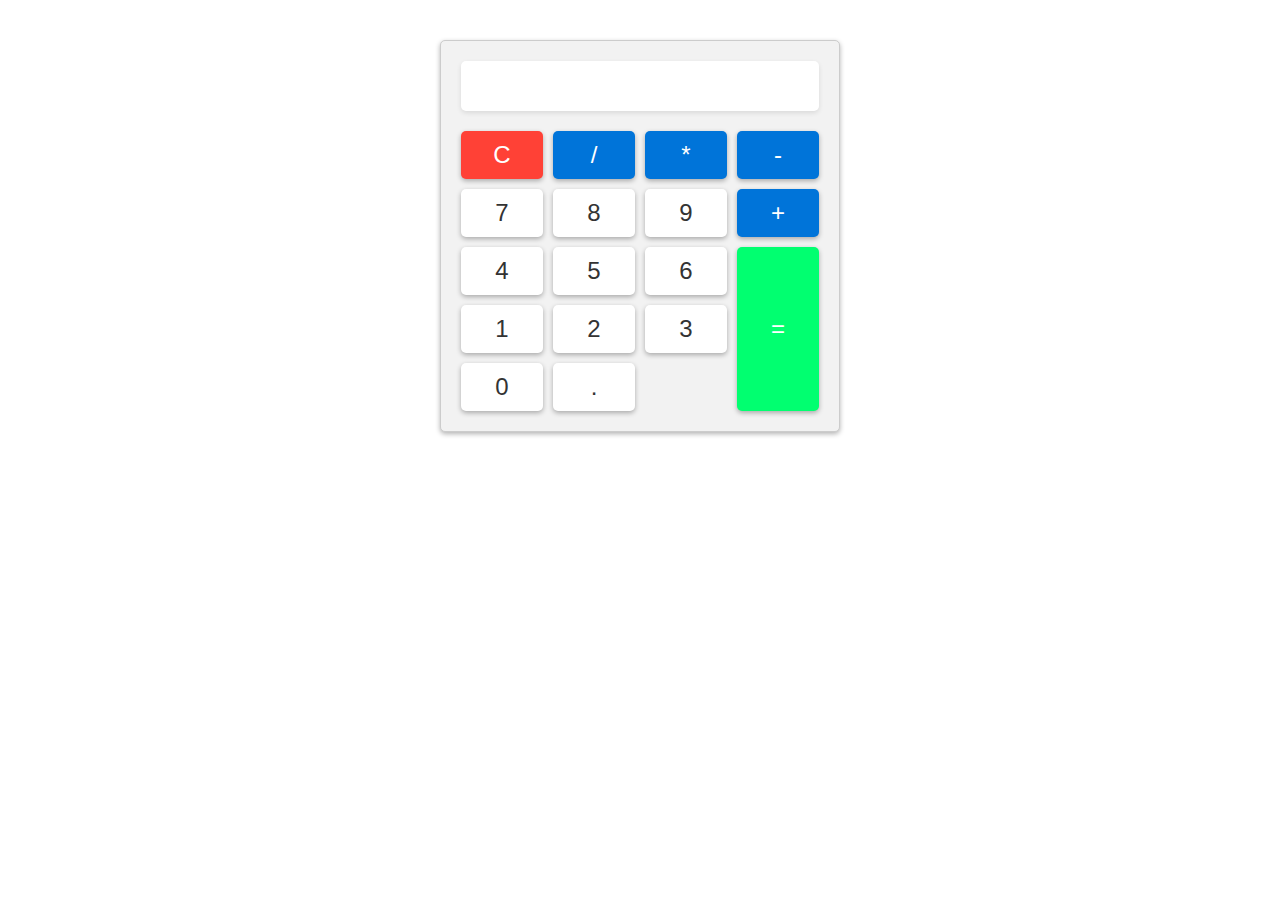
<file: index.html>
<!DOCTYPE html>
<html lang="en">
<head>
    <meta charset="UTF-8">
    <meta http-equiv="X-UA-Compatible" content="ie=edge">
    <meta name="viewport" content="width=device-width, initial-scale=1.0">
    <title>Basic Calculator</title>
    <link rel="stylesheet" href="style.css">
</head>
<body>
    <div class="calculator">
        <input type="text" id="result" readonly>
        <div class="buttons">
            <button class="clear">C</button>
            <button class="operator">/</button>
            <button class="operator">*</button>
            <button class="operator">-</button>
            <button class="number">7</button>
            <button class="number">8</button>
            <button class="number">9</button>
            <button class="operator">+</button>
            <button class="number">4</button>
            <button class="number">5</button>
            <button class="number">6</button>
            <button class="equals">=</button>
            <button class="number">1</button>
            <button class="number">2</button>
            <button class="number">3</button>
            <button class="number">0</button>
            <button class="decimal">.</button>
    </div>
    </div>
    <script src="main.js"></script>
</body>
</html>
</file>
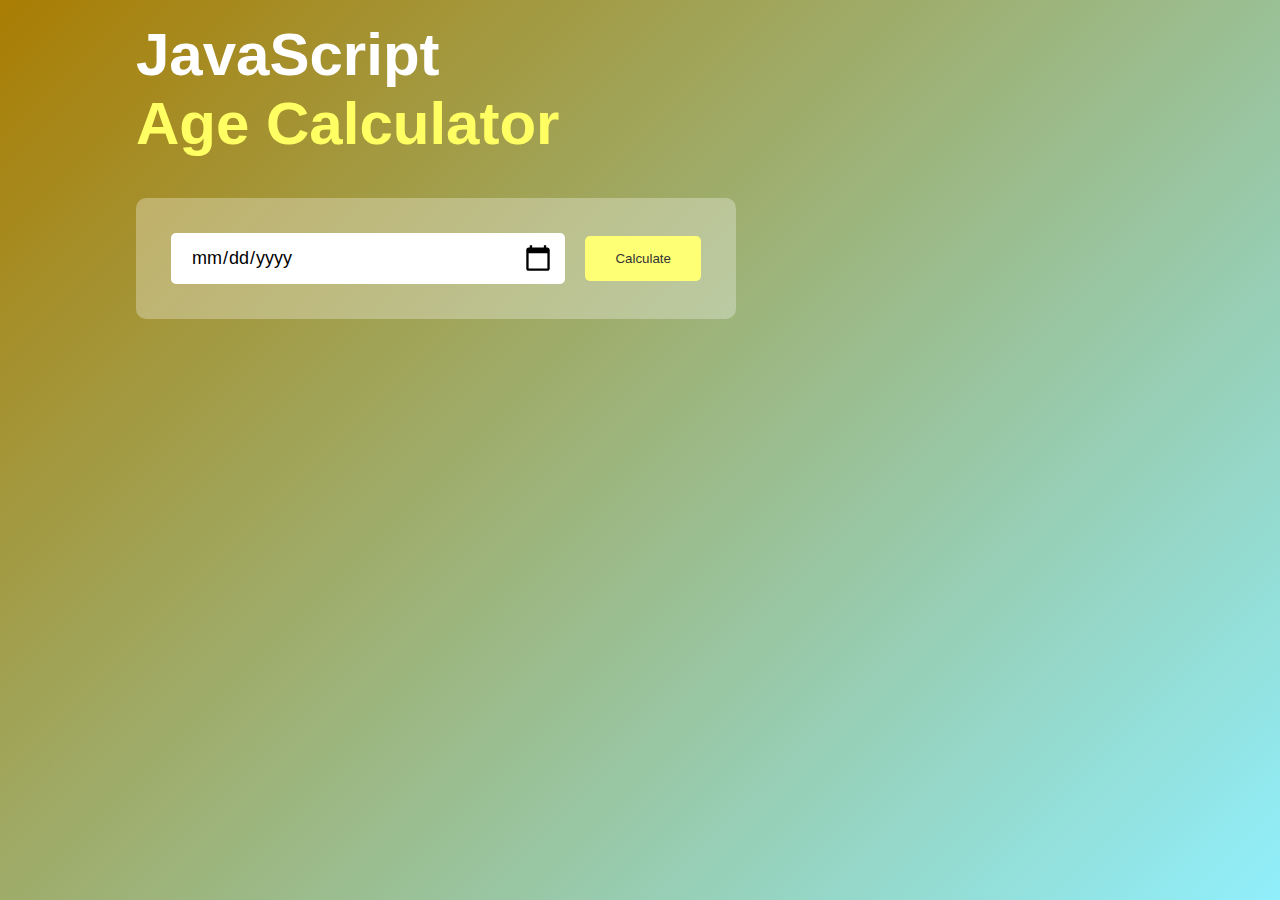
<file: age-calculator-app/index.html>
<!DOCTYPE html>
<html lang="en">
<head>
    <meta charset="UTF-8">
    <meta name="viewport" content="width=device-width, initial-scale=1.0">
    <link rel="stylesheet" href="style.css">
    <title>Age Calculator</title>
</head>
<body>
    <div class="container">
        <div class="calculator">
            <h1>JavaScript<br><span>Age Calculator</span></h1>
            <div class="input-box">
                <input type="date" id="input">
                <button onclick="calculateAge()">Calculate</button>
            </div>
            <p id="result"></p>
        </div>
    </div>
    <script>

        let userInput = document.getElementById("input");
        userInput.max = new Date().toISOString().split("T")[0];
        let result = document.getElementById("result");

        function calculateAge() {
            let birthDate = new Date(userInput.value);

            let d1 = birthDate.getDate();
            let m1 = birthDate.getMonth() + 1;
            let y1 = birthDate.getFullYear();

            let today = new Date();

            let d2 = today.getDate();
            let m2 = today.getMonth() + 1;
            let y2 = today.getFullYear();

            let d3, m3, y3;

            y3 = y2 - y1;

            if (m2 >= m1) {
                m3 = m2 - m1;
            } else {
                y3--;
                m3 = 12 + m2 - m1;
            }

            if (d2 >= d1){
                d3 = d2 - d1;
            } else {
                m3--;
                d3 = getDaysInMonth(y1, m1) + d2 - d1;
            }
            if (m3 < 0) {
                m3 = 11;
                y3--;
            }
            result.innerHTML = `You are <span>${y3}</span> Years <span>${m3}</span> Months <span>${d3}</span> Days old`;
        }

        function getDaysInMonth(year, month) {
            return new Date(year, month, 0).getDate();
        }
    </script>
</body>
</html>
</file>
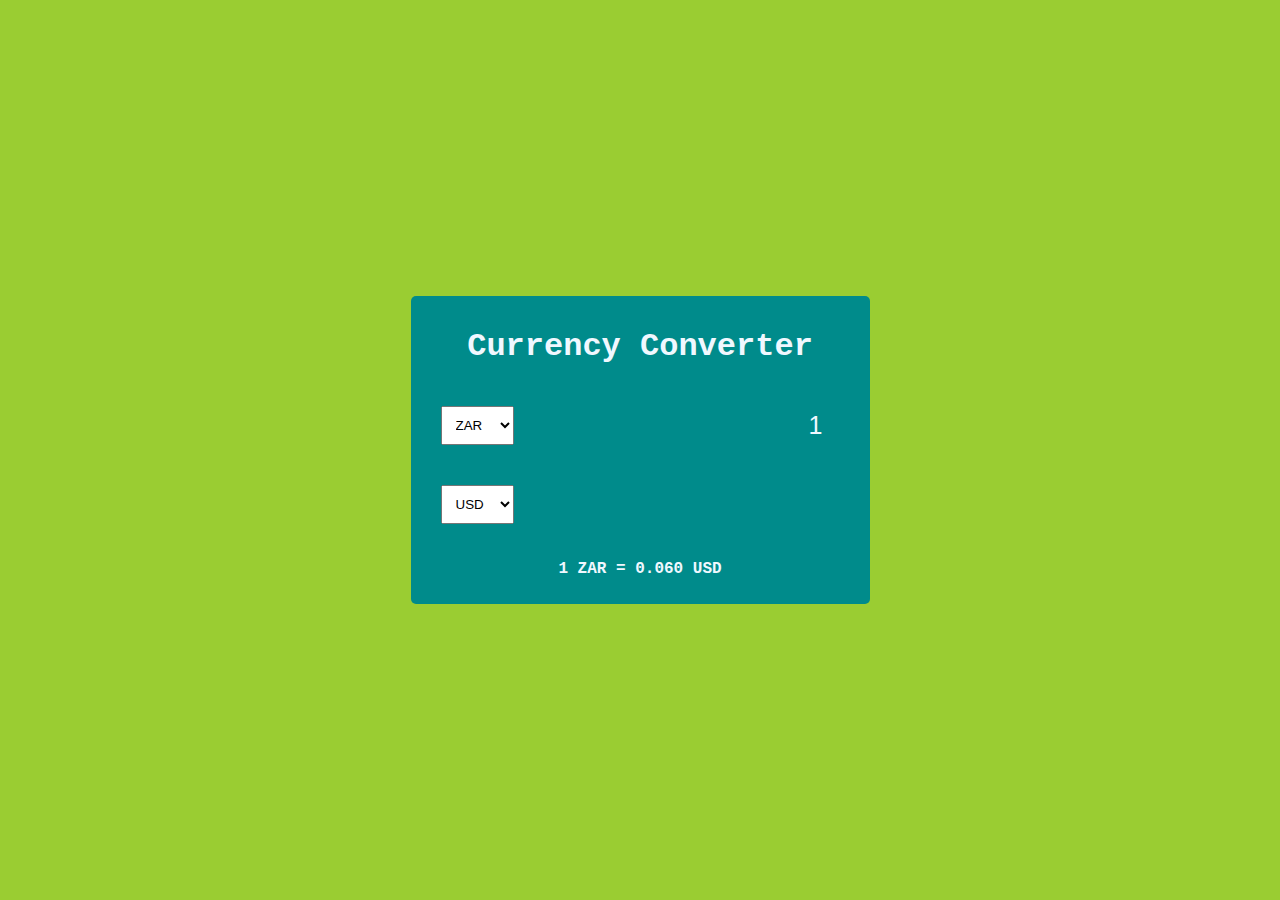
<file: currency-converter-with-html-css-and-javascript-live-API/index.html>
<!DOCTYPE html>
<html lang="en">
<head>
    <meta charset="UTF-8">
    <meta http-equiv="X-UA-Compatible" content="ie=edge">
    <meta name="viewport" content="width=device-width, initial-scale=1.0">
    <title>Currency Converter</title>
    <link rel="stylesheet" href="style.css">
</head>
<body>
    <div class="container">
        <h1>Currency Converter</h1>
        <div class="currency-container">
            <select id="currency-first">
                <option value="USD">USD</option>
                <option value="EUR">EUR</option>
                <option value="GBP">GBP</option>
                <option value="JPY">JPY</option>
                <option value="AUD">AUD</option>
                <option value="CAD">CAD</option>
                <option value="CHF">CHF</option>
                <option value="CNY">CNY</option>
                <option value="SEK">SEK</option>
                <option value="NZD">NZD</option>
                <option value="MXN">MXN</option>
                <option value="SGD">SGD</option>
                <option value="HKD">HKD</option>
                <option value="NOK">NOK</option>
                <option value="KRW">KRW</option>
                <option value="TRY">TRY</option>
                <option value="RUB">RUB</option>
                <option value="INR">INR</option>
                <option value="BRL">BRL</option>
                <option value="ZAR" selected>ZAR</option>
                <option value="DKK">DKK</option>
                <option value="PLN">PLN</option>
                <option value="TWD">TWD</option>
                <option value="THB">THB</option>
                <option value="MYR">MYR</option>
                <option value="IDR">IDR</option>
                <option value="CZK">CZK</option>
                <option value="HUF">HUF</option>
                <option value="ILS">ILS</option>
            </select>
            <input type="number" id="worth-first" placeholder="Enter amount" value="1" min="0">
        </div>
        <div class="currency-container">
            <select id="currency-second">
                <option value="USD" selected>USD</option>
                <option value="EUR">EUR</option>
                <option value="GBP">GBP</option>
                <option value="JPY">JPY</option>
                <option value="AUD">AUD</option>
                <option value="CAD">CAD</option>
                <option value="CHF">CHF</option>
                <option value="CNY">CNY</option>
                <option value="SEK">SEK</option>
                <option value="NZD">NZD</option>
                <option value="MXN">MXN</option>
                <option value="SGD">SGD</option>
                <option value="HKD">HKD</option>
                <option value="NOK">NOK</option>
                <option value="KRW">KRW</option>
                <option value="TRY">TRY</option>
                <option value="RUB">RUB</option>
                <option value="INR">INR</option>
                <option value="BRL">BRL</option>
                <option value="ZAR">ZAR</option>
                <option value="DKK">DKK</option>
                <option value="PLN">PLN</option>
                <option value="TWD">TWD</option>
                <option value="THB">THB</option>
                <option value="MYR">MYR</option>
                <option value="IDR">IDR</option>
                <option value="CZK">CZK</option>
                <option value="HUF">HUF</option>
                <option value="ILS">ILS</option>
            </select>
            <input type="number" id="worth-second" disabled>
        </div>
        <p class="exchange-rate" id="exchange-rate">1 ZAR = 0.060 USD</p>
    </div>
    <script src="main.js"></script>
</body>
</html>
</file>
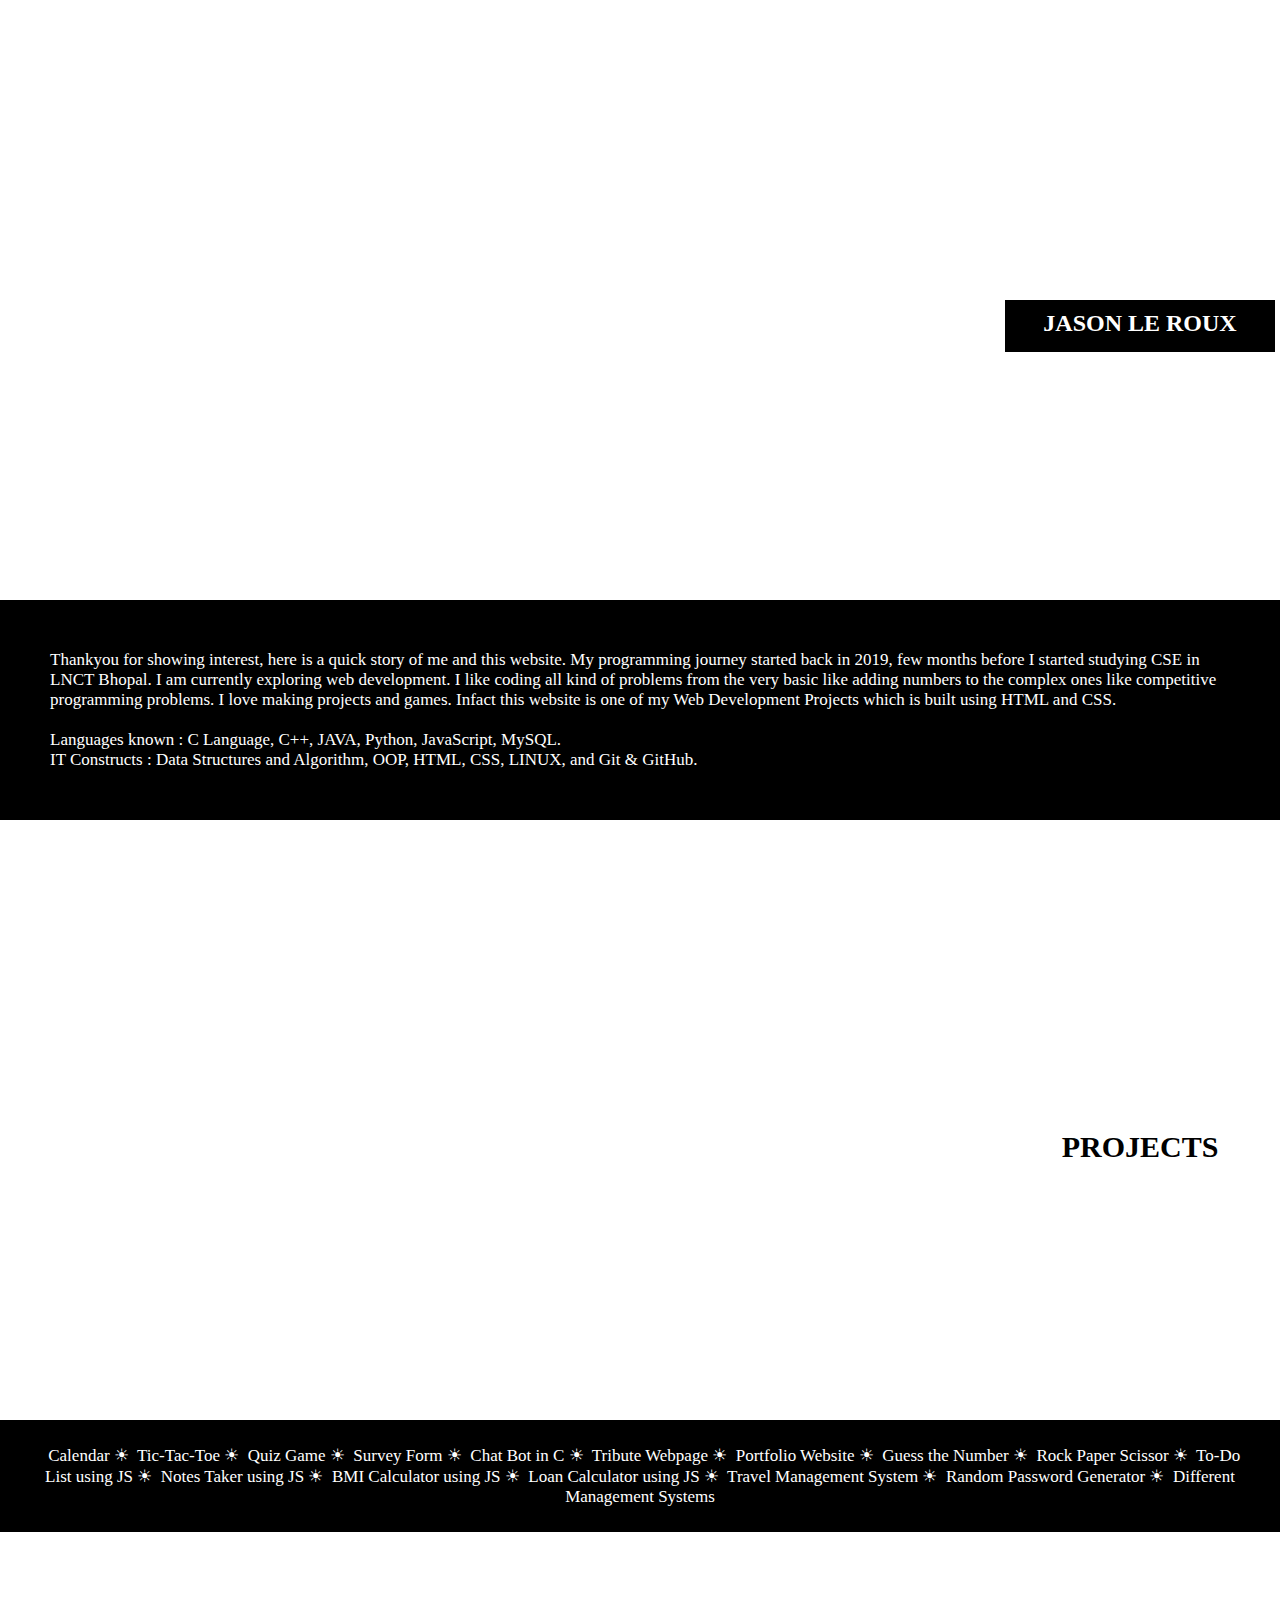
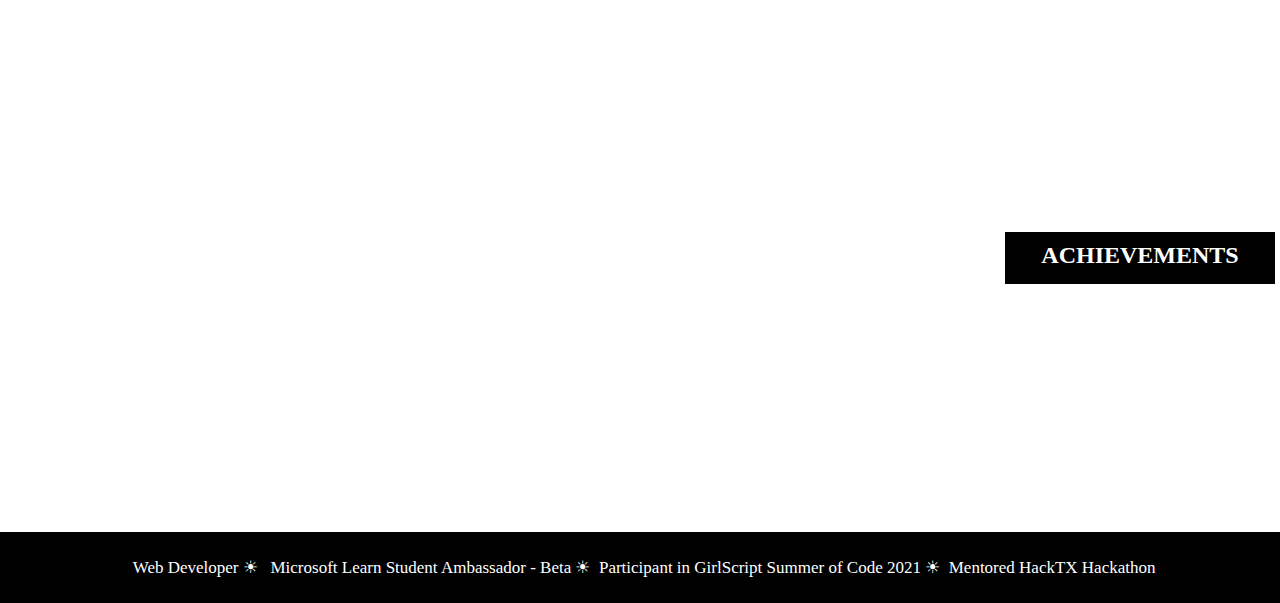
<file: Design-a-Parallax-Webpage/index.html>
<!DOCTYPE html>
<html lang="en">
<head>
    <meta charset="UTF-8">
    <meta name="viewport" content="width=device-width, initial-scale=1.0">
    <link rel="stylesheet" href="style.css">
    <title>Design a Parallax webpage</title>
</head>
<body>

    <!-- Giving title of the first parallax -->
<div class="parallax-1">
        <h2>JASON LE ROUX</h2>
    </div>

    <!--Content of first parallax -->
    <div class="para-1">
        <p>
            Thankyou for showing interest, 
            here is a quick story of me and
            this website. My programming 
            journey started back in 2019, 
            few months before I started 
            studying CSE in LNCT Bhopal. 
            I am currently exploring web development. I like 
            coding all kind of problems 
            from the very basic like adding 
            numbers to the complex ones like
            competitive programming problems.
            I love making projects and games.
            Infact this website is one of my 
            Web Development Projects which 
            is built using HTML and CSS.<br>
            <br>Languages known : C Language, 
            C++, JAVA, Python, JavaScript, 
            MySQL.<br> IT Constructs : Data 
            Structures and Algorithm, OOP, 
            HTML, CSS, LINUX, and Git & GitHub.
        </p>
    </div>

    <!-- Giving title of the first parallax -->
    <div class="parallax-2">
        <h2>PROJECTS</h2>
    </div>

    <!--Content of first parallax -->
    <div class="para-2">
        <p>
            &nbsp; Calendar ☀&nbsp; 
            Tic-Tac-Toe ☀&nbsp; 
            Quiz Game ☀&nbsp; 
            Survey Form ☀&nbsp; 
            Chat Bot in C ☀&nbsp; 
            Tribute Webpage ☀&nbsp; 
            Portfolio Website ☀&nbsp; 
            Guess the Number ☀&nbsp; 
            Rock Paper Scissor ☀&nbsp;
            To-Do List using JS ☀&nbsp; 
            Notes Taker using JS ☀&nbsp; 
            BMI Calculator using JS ☀&nbsp;
            Loan Calculator using JS ☀&nbsp; 
            Travel Management System ☀&nbsp; 
            Random Password Generator ☀&nbsp; 
            Different Management Systems
        </p>
    </div>

    <!--This will be same as first parallax-->
    <div class="parallax-1">
        <h2>ACHIEVEMENTS</h2>
    </div>

    <div class="para-2">
        <p>
            &nbsp; Web Developer ☀
            &nbsp; Microsoft Learn Student 
            Ambassador - Beta ☀&nbsp; 
            Participant in GirlScript Summer 
            of Code 2021 ☀&nbsp; 
            Mentored HackTX Hackathon
        </p>
    </div>

</body>
</html>
</file>
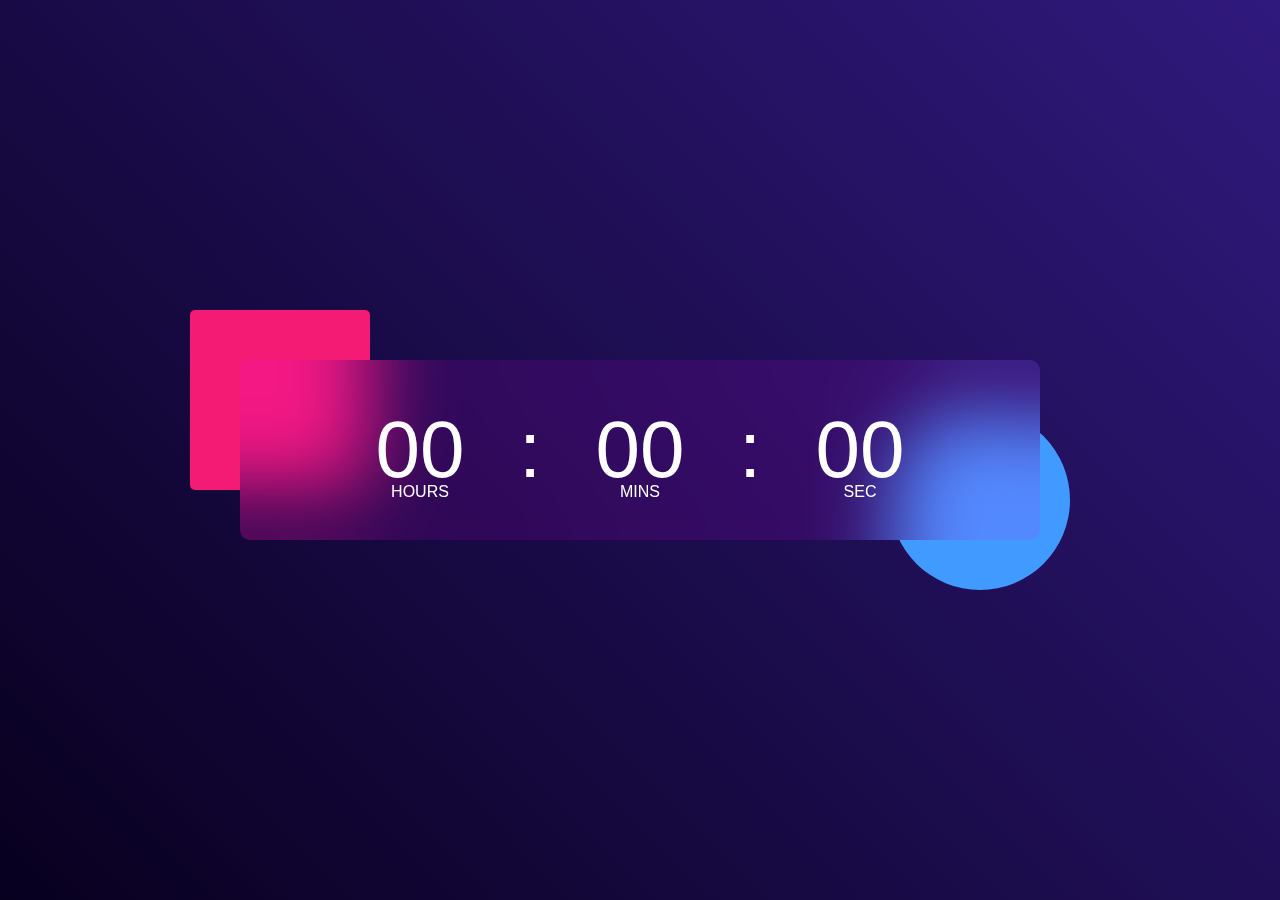
<file: digital_clock/index.html>
<!DOCTYPE html>
<html lang="en">
<head>
    <meta charset="UTF-8">
    <meta name="viewport" content="width=device-width, initial-scale=1.0">
    <link rel="stylesheet" href="style.css">
    <link rel="" href="">
    <title>Digital Clock Using JavaScript</title>
</head>
<body>
    <div class="hero">
        <div class="container">
            <div class="clock">
                <span id="hrs">00</span>
                <span>:</span>
                <span id="min">00</span>
                <span>:</span>
                <span id="sec">00</span>
            </div>
        </div>
    </div>
</body>
<script src="script.js"></script>
</html>
</file>
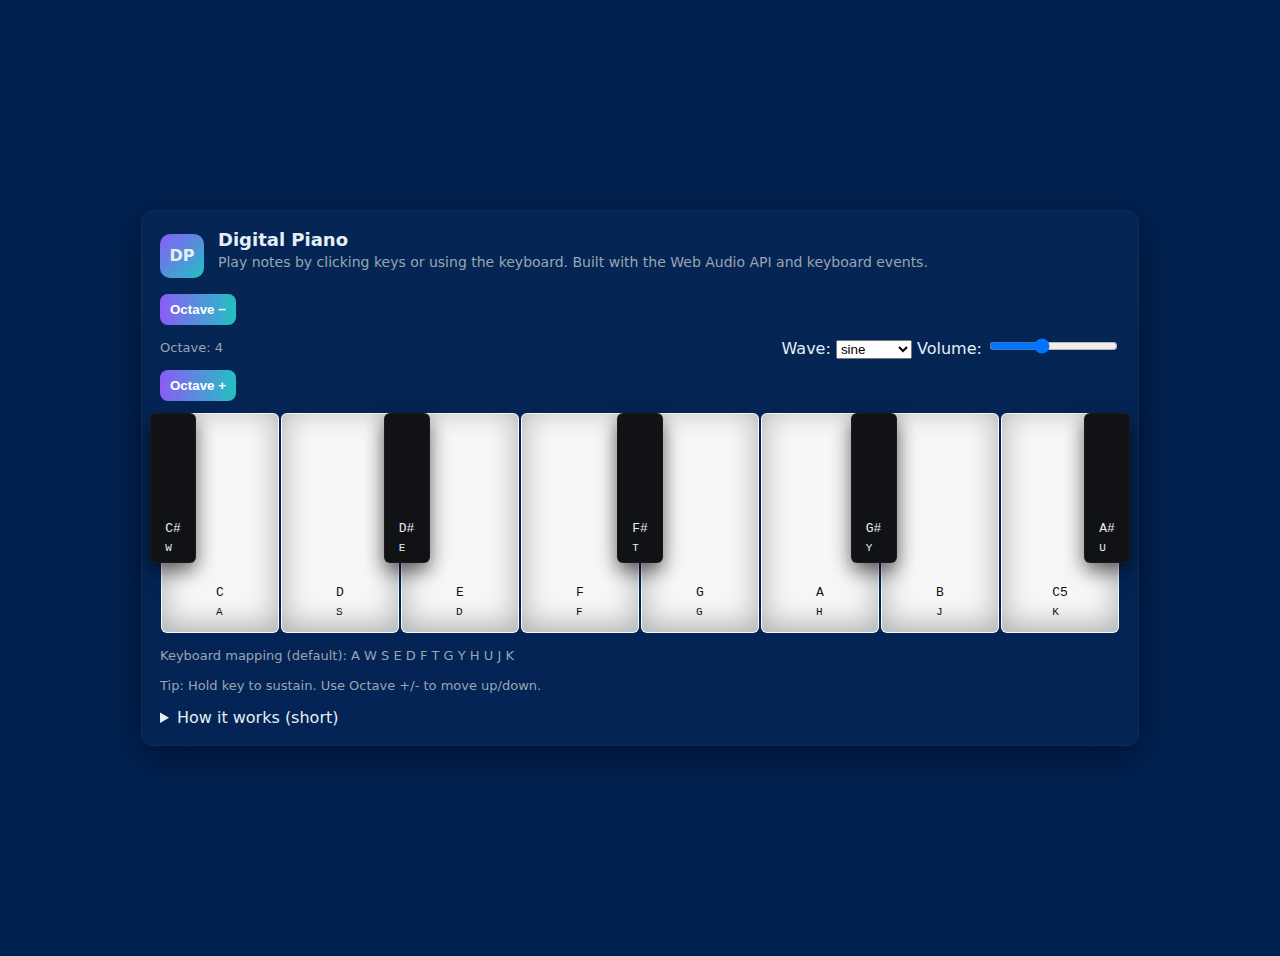
<file: Digital_Piano_with_HTML,CSS_&_JavaScript/index.html>
<!DOCTYPE html>
<html lang="en">
<head>
  <meta charset="utf-8" />
  <meta name="viewport" content="width=device-width,initial-scale=1" />
  <meta http-equiv="X-UA-Compatible" content="ie=edge">
  <title>Digital Piano</title>
  <link rel="stylesheet" href="styles.css">
</head>
<body>
  <main class="card" role="main">
    <header>
      <div class="logo">DP</div>
      <div>
        <h1>Digital Piano</h1>
        <p class="lead">Play notes by clicking keys or using the keyboard. Built with the Web Audio API and keyboard events.</p>
      </div>
    </header>

    <section class="controls-row">
      <div class="controls-left">
        <button id="octDown" class="small-btn">Octave −</button>
        <div id="octaveLabel" class="muted">Octave: 4</div>
        <button id="octUp" class="small-btn">Octave +</button>
      </div>

      <div class="controls-right">
        <label class="small">Wave:
          <select id="waveSelect">
            <option value="sine">sine</option>
            <option value="triangle">triangle</option>
            <option value="sawtooth">sawtooth</option>
            <option value="square">square</option>
          </select>
        </label>

        <label class="small">Volume:
          <input id="volume" type="range" min="0" max="1" step="0.01" value="0.4">
        </label>
      </div>
    </section>

    <section class="piano" id="piano" aria-label="Digital piano">
      <!-- Keys are generated by JS for clarity; placeholder for progressive enhancement -->
    </section>

    <section class="legend">
      <div class="muted">Keyboard mapping (default): A W S E D F T G Y H U J K</div>
      <div class="muted">Tip: Hold key to sustain. Use Octave +/- to move up/down.</div>
    </section>

    <details style="margin-top:12px">
      <summary>How it works (short)</summary>
      <p class="small">JavaScript creates an AudioContext and maps notes to frequencies. When a key is pressed/clicked it creates an oscillator + gain node and applies a short ADSR envelope. Key release stops the note and cleans up nodes.</p>
    </details>
  </main>

  <script src="script.js"></script>
</body>
</html>
</file>
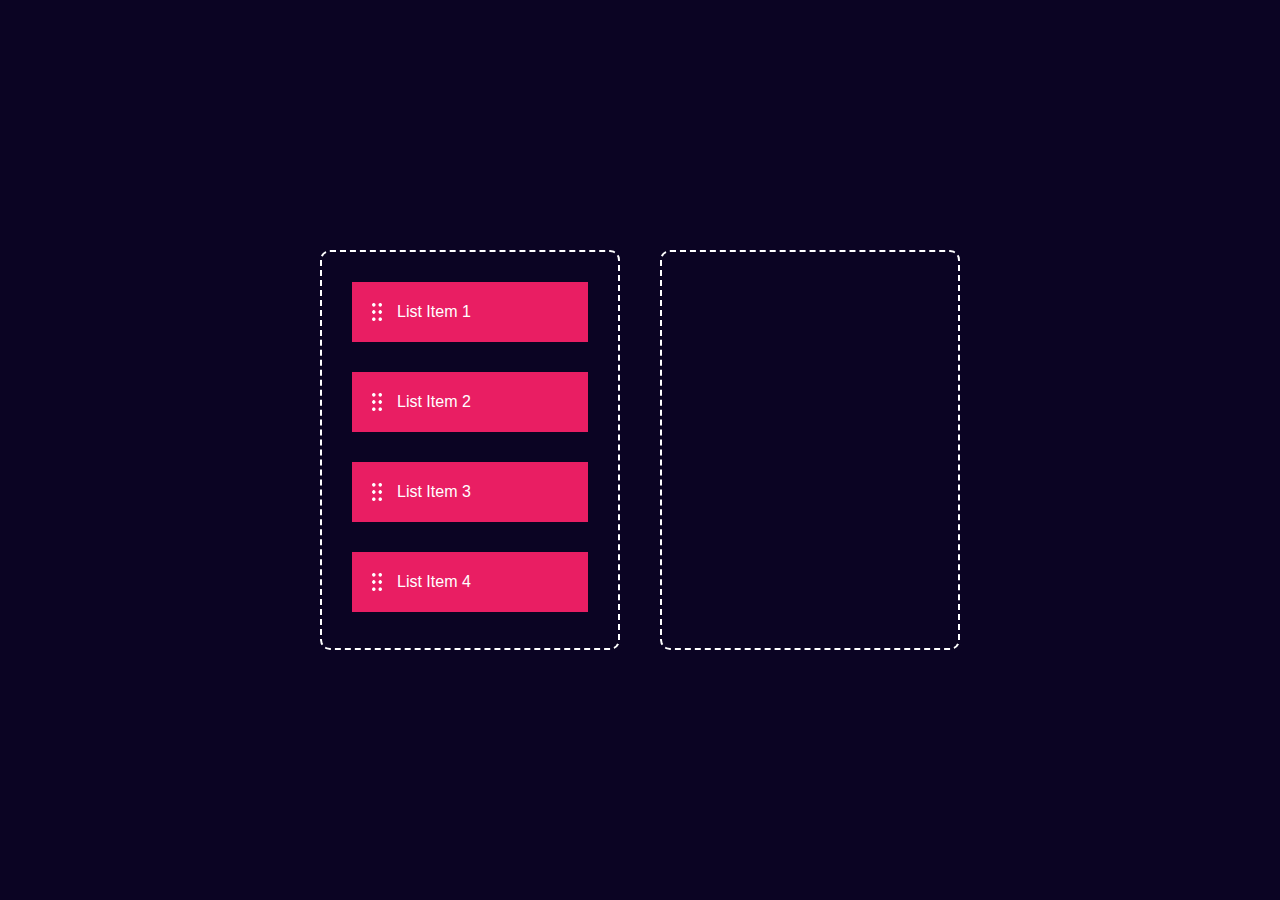
<file: drag-and-drop/index.html>
<!DOCTYPE html>
<html lang="en">
<head>
    <meta charset="UTF-8">
    <meta name="viewport" content="width=device-width, initial-scale=1.0">
    <link rel="stylesheet" href="style.css">
    <title>Drag & Drop Using JavaScript</title>
</head>
<body>
 
    <div class="container">
        <div id="left">
            <div class="list" draggable="true"><img src="images/drag_drop_icon.png" alt="drag_drop_icon">List Item 1</div>
            <div class="list" draggable="true"><img src="images/drag_drop_icon.png" alt="drag_drop_icon">List Item 2</div>
            <div class="list" draggable="true"><img src="images/drag_drop_icon.png" alt="drag_drop_icon">List Item 3</div>
            <div class="list" draggable="true"><img src="images/drag_drop_icon.png" alt="drag_drop_icon">List Item 4</div>
    </div>
     <div id="right"></div>

</body>
<script src="script.js"></script>
</html>
</file>
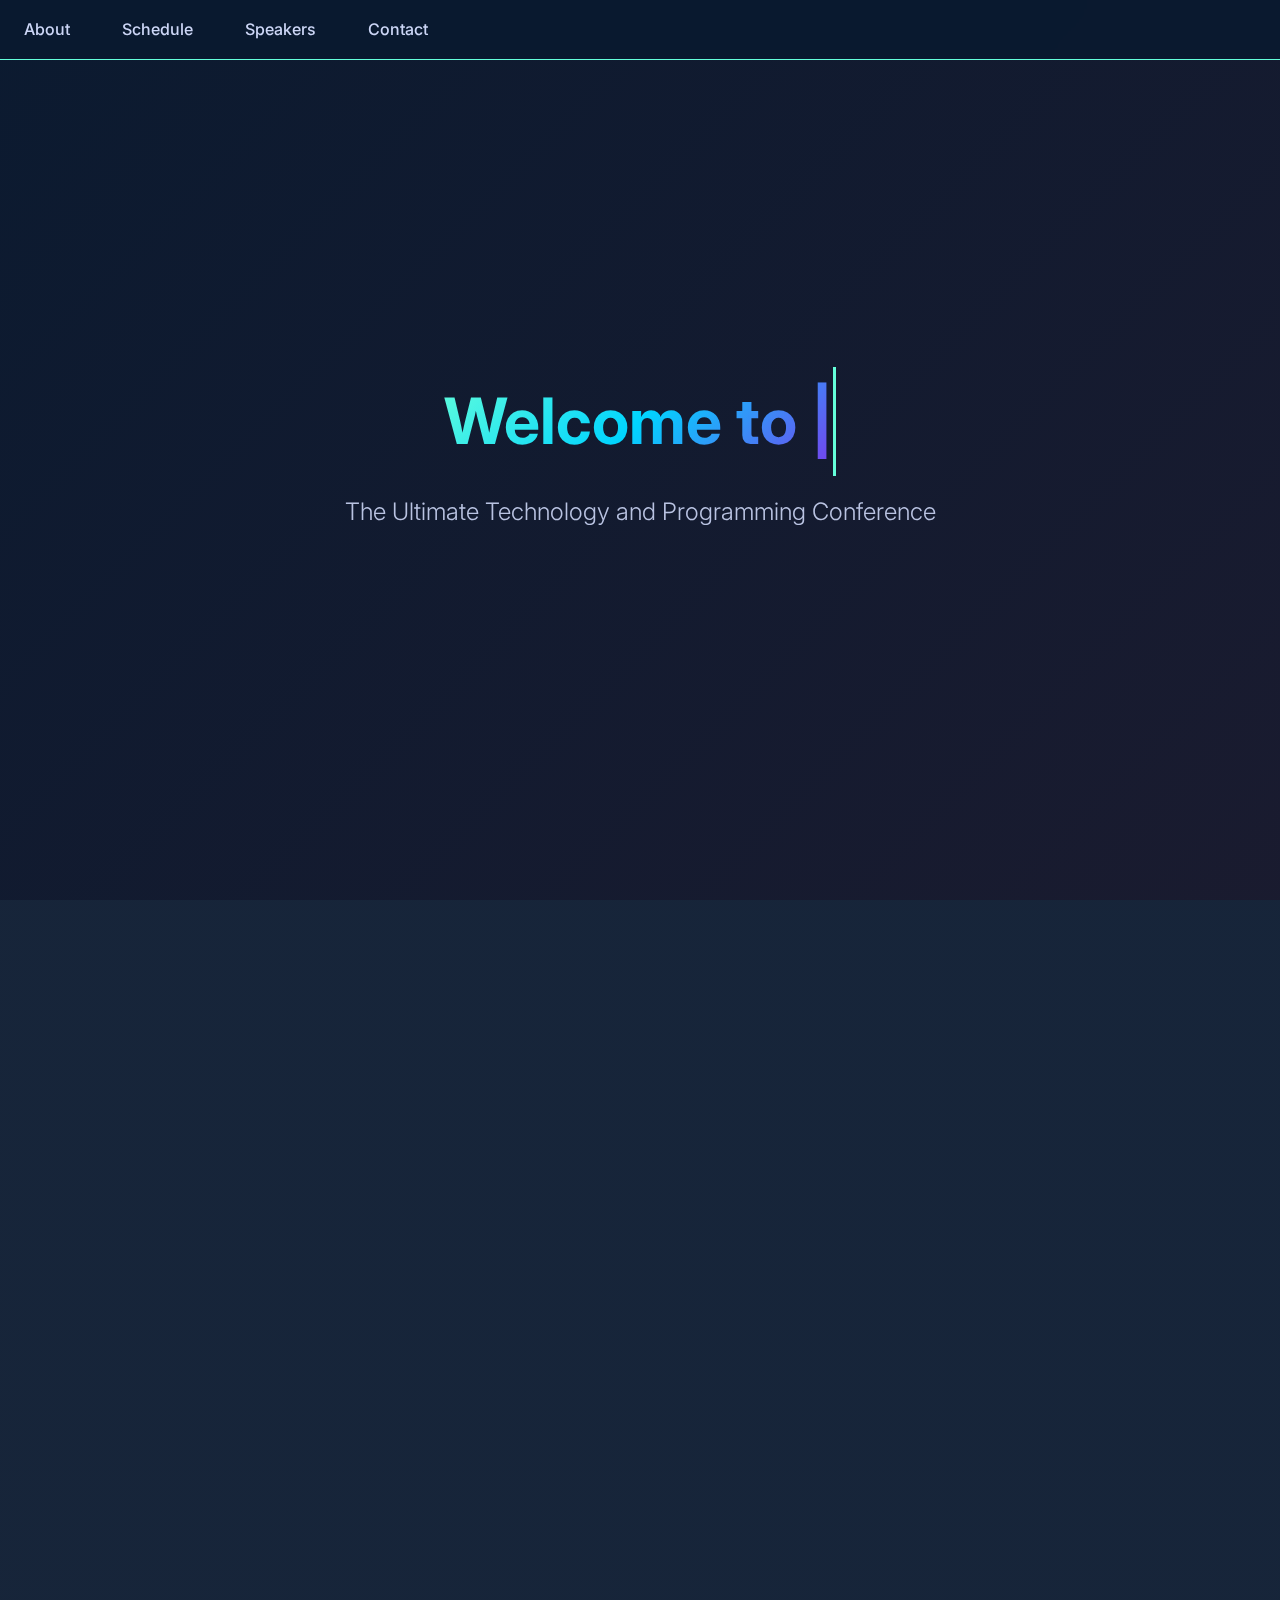
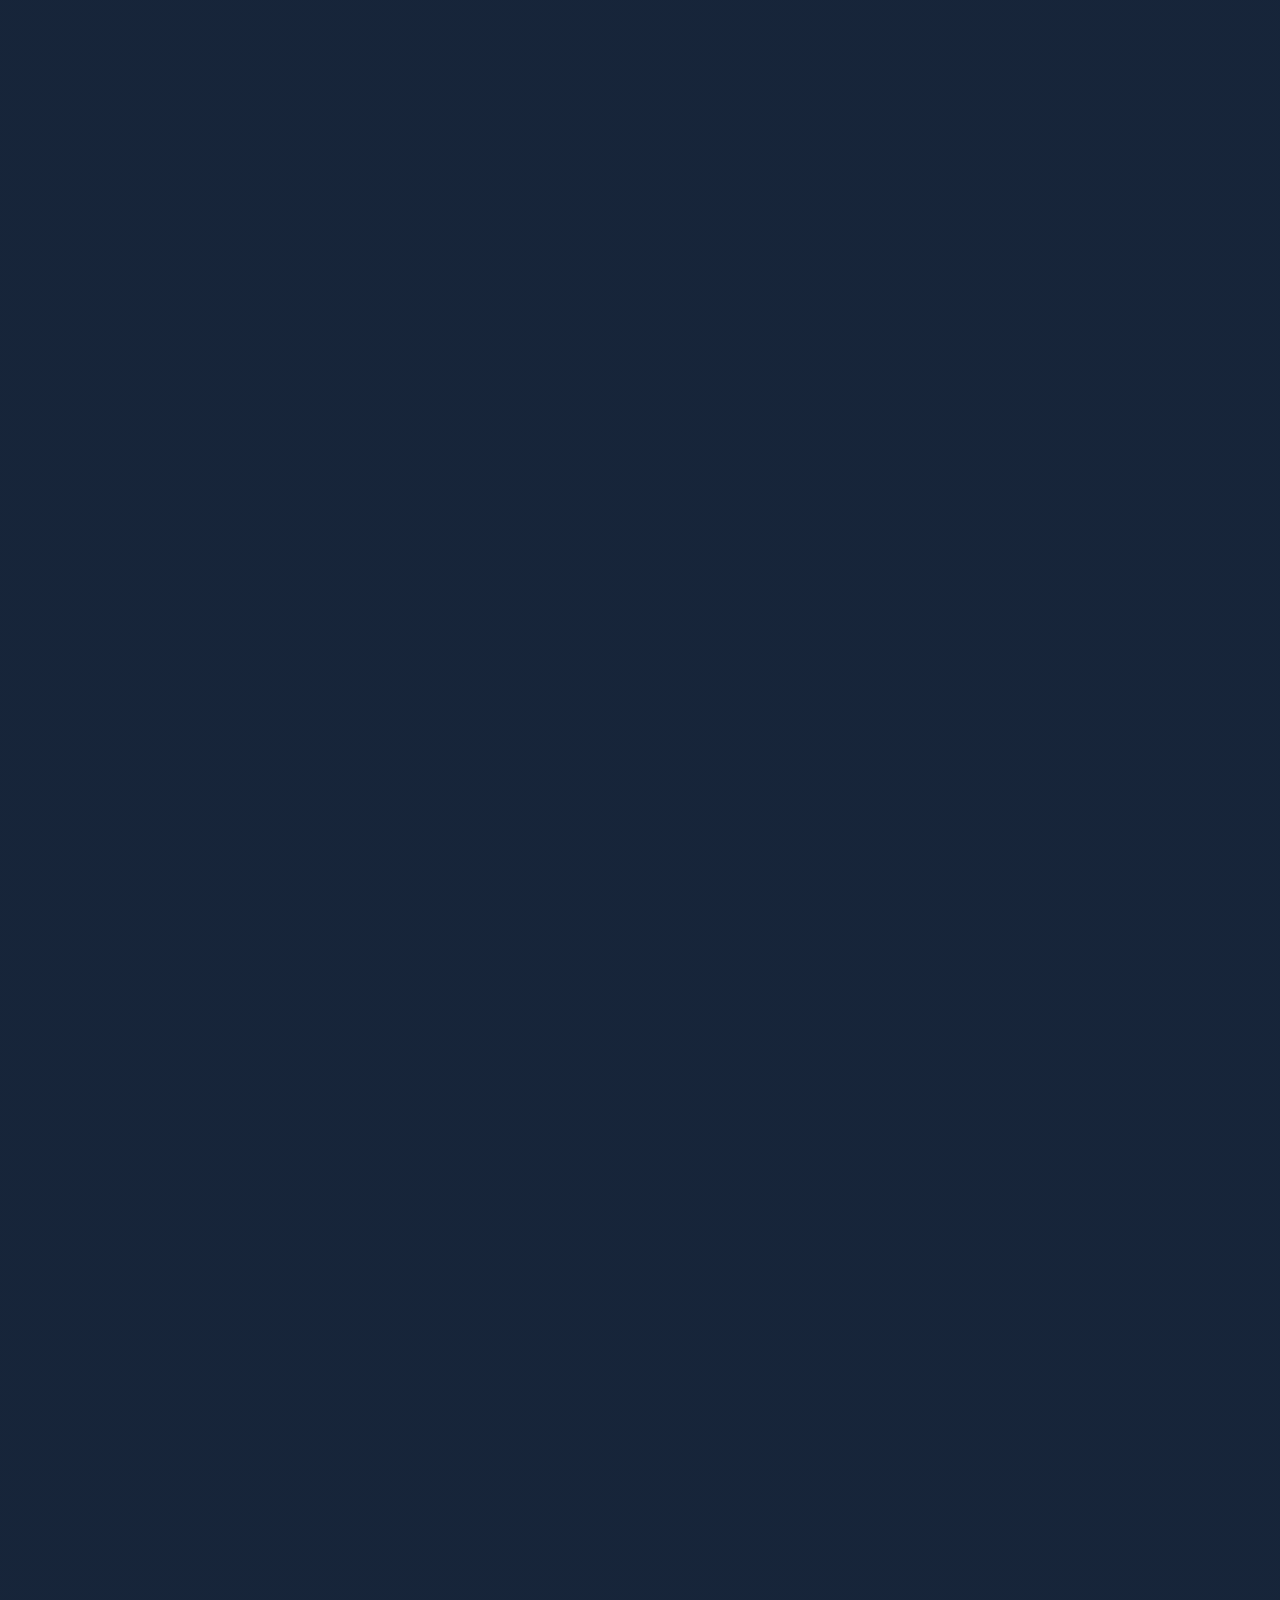
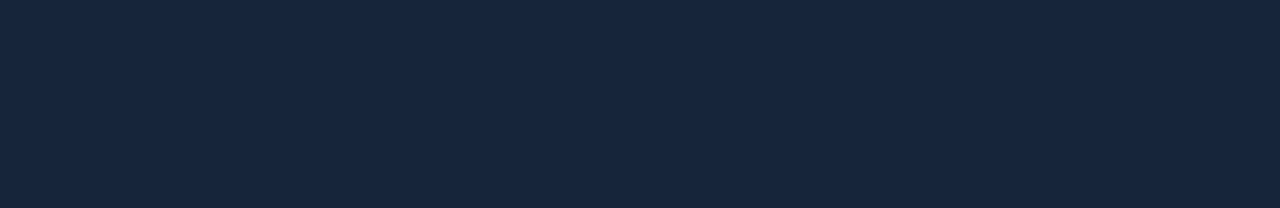
<file: Event-Webpage/index.html>
<!DOCTYPE html>
<html lang="en">
<head>
    <meta charset="UTF-8">
    <meta name="viewport" content="width=device-width, initial-scale=1.0">
    <link rel="preconnect" href="https://fonts.googleapis.com">
    <link rel="preconnect" href="https://fonts.gstatic.com" crossorigin>
    <link href="https://fonts.googleapis.com/css2?family=Inter:wght@300;400;500;600;700&display=swap" rel="stylesheet">
    <link rel="stylesheet" href="style.css">
    <title>InfinitiTech TechCon</title>
</head>
<body>
    <header>
        <h1 data-typewriter>Welcome to InfinitiTech TechCon</h1>
        <p>The Ultimate Technology and Programming Conference</p>
    </header>
    <nav>
        <a href="#about">About</a>
        <a href="#schedule">Schedule</a>
        <a href="#speakers">Speakers</a>
        <a href="#contact">Contact</a>
    </nav>
    <main>
        <section id="about" class="animate-section">
            <h2>About the Event</h2>
            <p>InfinitiTech TechCon is an annual conference that brings together technology enthusiasts, developers, and industry leaders to explore the latest trends and innovations in the tech world. Join us for a day filled with insightful talks, hands-on workshops, and networking opportunities.</p>
        </section>
        <section id="schedule" class="animate-section">
            <h2>Event Schedule</h2>
            <table>
                <thead>
                    <tr>
                        <th>Time</th>
                        <th>Session</th>
                        <th>Content</th>
                    </tr>
                </thead>
                <tbody>
                    <tr class="animate-row">
                        <td>9:00 AM</td>
                        <td>Opening Keynote</td>
                        <td>InfinitiTech Coding Platform</td>
                    </tr>
                    <tr class="animate-row">
                        <td>10:30 AM</td>
                        <td>AI and Machine Learning</td>
                        <td>InfinitiTech Coding Platform</td>
                    </tr>
                    <tr class="animate-row">
                        <td>1:00 PM</td>
                        <td>Lunch Break</td>
                        <td>-</td>
                    </tr>
                    <tr class="animate-row">
                        <td>2:00 PM</td>
                        <td>Exploring The Future Of Cloud Computing</td>
                        <td>InfinitiTech Coding Platform</td>
                    </tr>
                </tbody>
            </table>
        </section>
        <section id="speakers" class="animate-section">
            <h2>Featured Speakers</h2>
            <div class="speakers-grid">
                <div class="speaker-card animate-row">
                    <div class="speaker-icon">🤖</div>
                    <h3>Dr. Jane Smith</h3>
                    <p>AI Researcher at TechLabs</p>
                </div>
                <div class="speaker-card animate-row">
                    <div class="speaker-icon">☁️</div>
                    <h3>John Doe</h3>
                    <p>Cloud Computing Expert at CloudCorp</p>
                </div>
                <div class="speaker-card animate-row">
                    <div class="speaker-icon">💻</div>
                    <h3>Emily Davis</h3>
                    <p>Software Engineer at CodeWorks</p>
                </div>
            </div>
        </section>
        <section id="contact" class="animate-section">
            <h2>Contact Us</h2>
            <form>
                <label for="name">Name:</label>
                <input type="text" id="name" name="name" required>
                <label for="email">Email:</label>
                <input type="email" id="email" name="email" required>
                <label for="message">Message:</label>
                <textarea id="message" name="message" required></textarea>
                <button type="submit">Send Message</button>
            </form>
        </section>
    </main>
    <script src="script.js"></script>
</body>
</html>
</file>
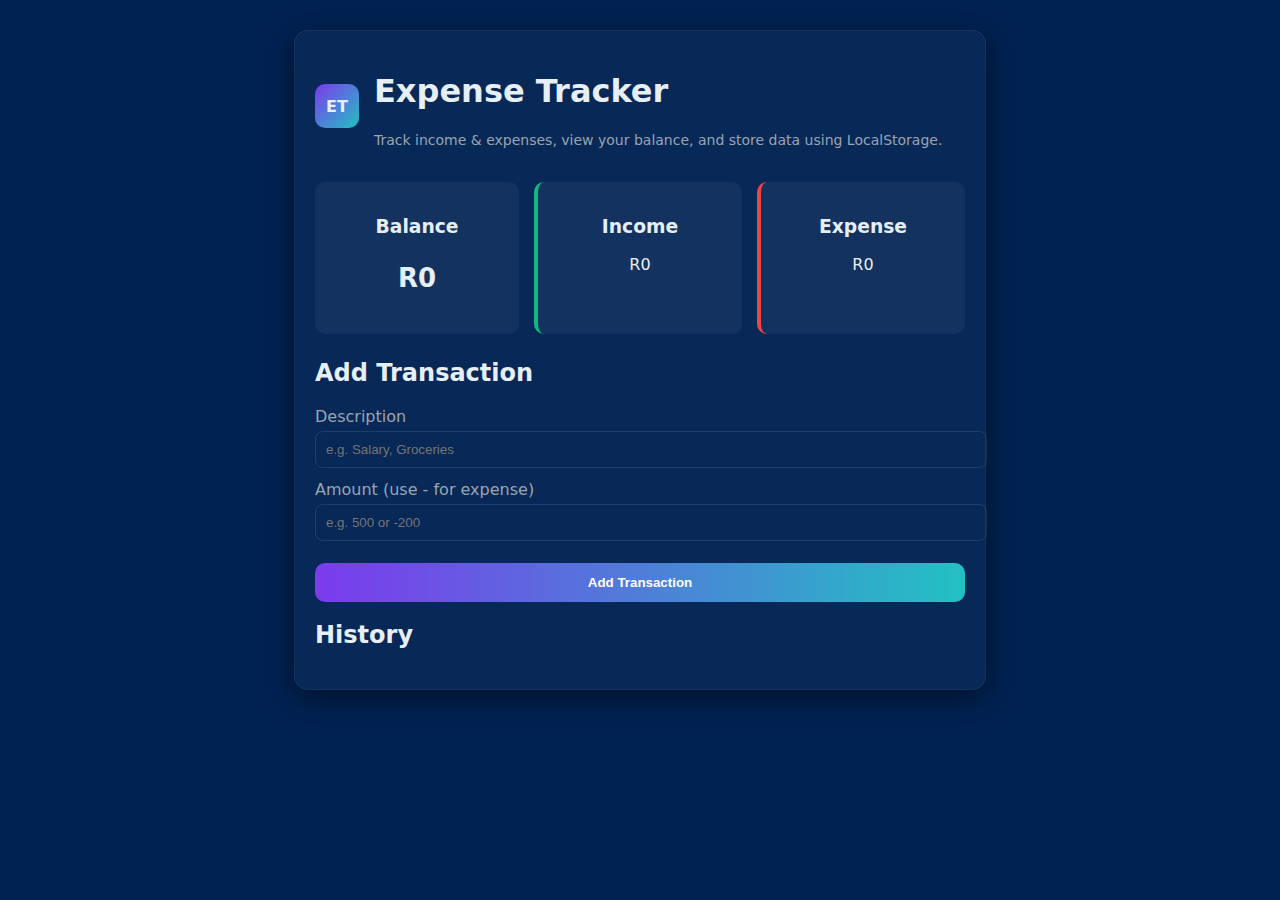
<file: Expense_Tracker/index.html>
<!DOCTYPE html>
<html lang="en">
<head>
  <meta charset="utf-8" />
  <meta name="viewport" content="width=device-width,initial-scale=1">
  <title>Expense Tracker</title>
  <link rel="stylesheet" href="styles.css">
</head>
<body>

<main class="card">
  <header>
    <div class="logo">ET</div>
    <div>
      <h1>Expense Tracker</h1>
      <p class="lead">Track income & expenses, view your balance, and store data using LocalStorage.</p>
    </div>
  </header>

  <!-- BALANCE SUMMARY -->
  <section class="summary">
    <div class="box">
      <h3>Balance</h3>
      <p id="balance" class="big">R0</p>
    </div>

    <div class="box green">
      <h3>Income</h3>
      <p id="income">R0</p>
    </div>

    <div class="box red">
      <h3>Expense</h3>
      <p id="expense">R0</p>
    </div>
  </section>

  <!-- ADD TRANSACTION -->
  <section class="add">
    <h2>Add Transaction</h2>

    <label>
      <span>Description</span>
      <input id="desc" type="text" placeholder="e.g. Salary, Groceries" />
    </label>

    <label>
      <span>Amount (use - for expense)</span>
      <input id="amount" type="number" placeholder="e.g. 500 or -200" />
    </label>

    <button id="addBtn" class="btn">Add Transaction</button>
  </section>

  <!-- HISTORY -->
  <section>
    <h2>History</h2>
    <ul id="list" class="list"></ul>
  </section>

</main>

<script src="script.js"></script>
</body>
</html>
</file>
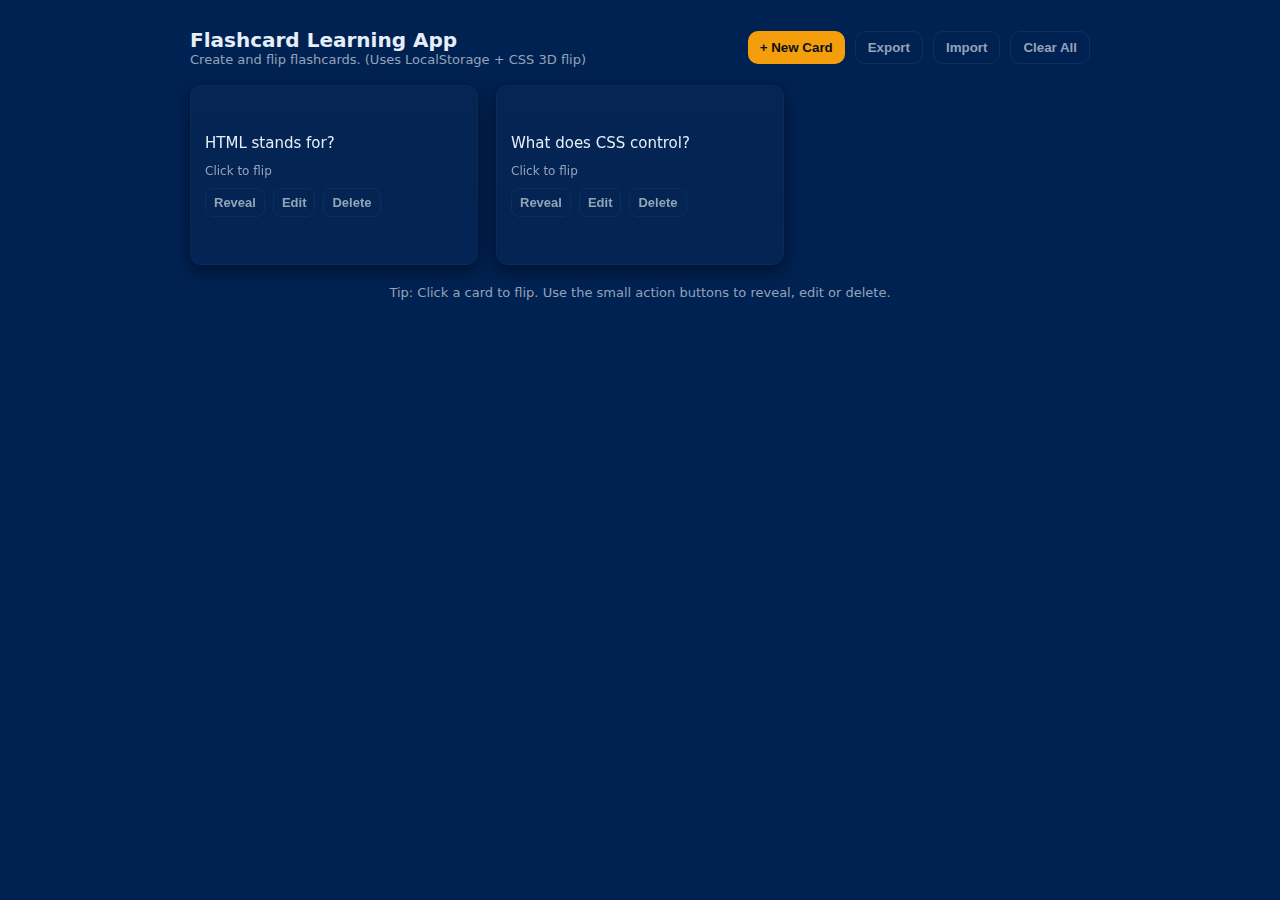
<file: Flashcard_Learning_App/index.html>
<!DOCTYPE html>
<html lang="en">
<head>
    <meta charset="UTF-8">
    <meta name="viewport" content="width=device-width, initial-scale=1.0">
    <meta http-equiv="X-UA-Compatible" content="ie=edge">
    <title>Flashcard Learning App</title>
    <link rel="stylesheet" href="styles.css">
</head>
<body>
  <div class="wrap">
    <header>
      <div>
        <h1>Flashcard Learning App</h1>
        <p>Create and flip flashcards. (Uses LocalStorage + CSS 3D flip)</p>
      </div>

      <div class="controls">
        <button id="addBtn">+ New Card</button>
        <button id="exportBtn" class="outline">Export</button>
        <button id="importBtn" class="outline">Import</button>
        <button id="clearBtn" class="outline">Clear All</button>
      </div>
    </header>

    <section id="formArea" class="form-card" style="display:none">
      <label for="question">Question</label>
      <textarea id="question" placeholder="Type the question — spaces and new lines are preserved"></textarea>

      <label for="answer" style="margin-top:8px">Answer</label>
      <textarea id="answer" placeholder="Type the answer — spaces and new lines are preserved"></textarea>

      <div class="row" style="margin-top:10px">
        <div style="display:flex;gap:8px">
          <button id="saveCard">Save Card</button>
          <button id="cancelSave" class="ghost">Cancel</button>
        </div>
        <div style="display:flex;justify-content:flex-end">
          <small style="color:var(--muted)">Cards are stored in LocalStorage</small>
        </div>
      </div>
    </section>

    <main id="cardsWrap">
      <div id="grid" class="grid">
        <!-- cards appear here -->
      </div>

      <div id="empty" class="empty" style="display:none">
        No flashcards yet — click "New Card" to add some. Try pressing a card to flip it.
      </div>
    </main>

    <footer>
      Tip: Click a card to flip. Use the small action buttons to reveal, edit or delete.
    </footer>
  </div>

<script src="script.js"></script>
</body>
</html>
</file>
<file: style.css>
*{
    margin: 0;
    padding: 0;
    box-sizing: border-box;
}

.calculator{
    max-width: 400px;
    background-color: #f2f2f2;
    padding: 20px;
    margin: 0 auto;
    border: solid 1px #ccc;
    box-shadow: 0 2px 5px rgba(0,0,0,0.3);
    border-radius: 5px;
    margin-top: 40px;
}

#result{
    width: 100%;
    height: 50px;
    font-size: 24px;
    text-align: right;
    padding: 10px;
    border: none;
    box-shadow: 0 2px 5px rgba(0,0,0,0.1);
    border-radius: 5px;
}

.buttons{
    display: grid;
    grid-template-columns: repeat(4, 1fr);
    grid-gap: 10px;
    margin-top: 20px;
}

button{ 
    padding: 10px;
    font-size: 24px;
    border: none;
    box-shadow: 0 2px 5px rgba(0,0,0,0.3);
    border-radius: 5px;
    cursor: pointer;
    transition: background-color 0.3s ease;
}

button:hover{
    background-color: #ddd;
}

.clear{
    background-color: #ff4136;
    color: #fff;
}

.number, .decimal{
    background-color: #fff;
    color: #333;
}

.operator{
    background-color: #0074d9;
    color: #fff;
}

.equals{ 
    background-color: #01ff70;
    grid-row: span 3;
    color: #fff;
}
</file>
<file: age-calculator-app/style.css>
*{
    margin: 0;
    padding: 0;
    box-sizing: border-box;
    font-family: 'Poppins', sans-serif;
}

.container{
    width: 100%;
    min-height: 100vh;
    background: linear-gradient(135deg, #a97d03, #90effc);
    color: #fff;
    padding: 10px;
}

.calculator{
    width: 100%; 
    max-width: 600px;
    margin-left: 10%;
    margin-top: 10px;
}

.calculator h1{
    font-size: 60px;
}

.calculator h1 span{
    color: #ffff64;
}

.input-box{
    margin: 40px 0;
    padding: 35px;
    border-radius: 10px;
    background: rgba(255, 255, 255, 0.3);
    display: flex;
    align-items: center;
}

.input-box input{
    flex: 1;
    margin-right: 20px;
    padding: 14px 20px;
    border: 0;
    outline: 0;
    font-size: 18px;
    border-radius: 5px;
    position: relative;
}

.input-box button{
    background: #ffff76;
    border: 0;
    outline: 0;
    padding: 15px 30px;
    border-radius: 5px;
    font-weight: 500;
    color: #333;
    cursor: pointer;
}

.input-box input::-webkit-calendar-picker-indicator{
    top: 0;
    left: 0;
    right: 0;
    bottom: 0;
    width: auto;
    height: auto;
    position: absolute;
    background-position: calc(100% - 10px);
    background-size: 30px;
    cursor: pointer;
}

#result{
    font-size: 24px;
}

#result span{
    font-size: 40px;
    font-weight: 600;
    color: #ffff64;
}
</file>
<file: currency-converter-with-html-css-and-javascript-live-API/style.css>
body {
    background-color: yellowgreen;
    display: flex;
    height: 100vh;
    justify-content: center;
    align-items: center;
    font-family: 'Courier New', Verdana, sans-serif;
    margin: 0;
    padding: 0;
}

.container {
    background-color: darkcyan;
    color: aliceblue;
    padding: 10px;
    border-radius: 5px;
    text-align: center;
}

.currency-container{ 
    padding: 20px;
    display: flex;
    justify-content: space-between;
}

.currency-container select {
    padding: 10px;
}

.currency-container input {
    border: none;
    background: transparent;
    color: aliceblue;
    font-size: 25px;
    text-align: right;
}

.exchange-rate {
    font-size: 16px;
    font-weight: 600;
}

select:focus,
input:focus {
    outline: none;
}
</file>
<file: Design-a-Parallax-Webpage/style.css>
* {
            margin: 0px;
            padding: 0px;
        }

        /* Styling the first parallax's 
        height, width and background color */
        .parallax-1 {
            width: 100%;
            height: 600px;
            background: url('https://picsum.photos/1920/1080?random=1');
            background-size: 100% 100%;
            background-attachment: fixed;
        }

        /* Styling the title of first parallax */
        .parallax-1 h2 {
            margin: auto;
            position: relative;
            left: 500px;
            top: 300px;
            width: 250px;
            height: 32px;
            padding: 10px;
            background-color: black;
            color: white;
            text-align: center;
        }

        /* Styling the second parallax's 
        height, width and background color */
        .parallax-2 {
            width: 100%;
            height: 600px;
            background: url('https://picsum.photos/1920/1080?random=2');
            background-size: 100% 100%;
            background-attachment: fixed;
        }

        /* Styling the title of second parallax */
        .parallax-2 h2 {
            margin: auto;
            position: relative;
            left: 500px;
            top: 300px;
            width: 250px;
            height: 37px;
            padding: 10px;
            background-color: white;
            color: black;
            text-align: center;
            font-size: 30px;
            font-family: Verdana;
        }

        /* Styling the content or paragraph */
        .para-1 {
            padding: 50px;
            background-color: black;
            color: white;
            font-size: 17px;
        }

        /* Styling the content or paragraph */
        .para-2 {
            text-align: center;
            padding: 25px;
            font-size: 17px;
            font-family: Verdana;
            background-color: black;
            color: white;
        }
</file>
<file: digital_clock/style.css>
*{
    margin: 0;
    padding: 0;
    box-sizing: border-box;
    font-family: 'Poppins', sans-serif;
}
.hero{
    width: 100%;
    min-height: 100vh;
    background: linear-gradient(45deg, #08001f, #30197d);
    color: #fff;
    position: relative;
}
.container{
    width: 800px;
    height: 180px;
    position: absolute;
    top: 50%;
    left: 50%;
    transform: translate(-50%, -50%);
}
.clock{
    width: 100%;
    height: 100%;
    background: rgba(235, 0, 255, 0.11);
    border-radius: 10px;
    display: flex;
    align-items: center;
    justify-content: center;
    backdrop-filter: blur(40px);
}
.container::before{
    content: '';
    width: 180px;
    height: 180px;
    background: #f41b75;
    border-radius: 5px;
    position: absolute;
    left: -50px;
    top: -50px;
    z-index: -1;
}
.container::after{
    content: '';
    width: 180px;
    height: 180px;
    background: #419aff;
    border-radius: 50%;
    position: absolute;
    right: -30px;
    bottom: -50px;
    z-index: -1;
}
.clock span{
    font-size: 80px;
    width: 110px;
    display: inline-block;
    text-align: center;
    position: relative;
}
.clock span::after{
    font-size: 16px;
    position: absolute;
    bottom: -5px;
    left: 50%;
    transform: translateX(-50%);
}
#hrs::after{
    content: 'HOURS';
}
#min::after{
    content: 'MINS';
}
#sec::after{
    content: 'SEC';
}
</file>
<file: Digital_Piano_with_HTML,CSS_&_JavaScript/styles.css>
:root {
  --bg: #081222;
  --card: #0b1220;
  --accent: #8b5cf6;
  --muted: #9aa4b2;
  --white: #e6eef6;
  font-family: Inter, system-ui, -apple-system, 'Segoe UI', Roboto, Arial;
}

html,
body {
  height: 100%;
}

body {
  margin: 0;
  background: #002252;
  color: var(--white);
  display: flex;
  align-items: center;
  justify-content: center;
  padding: 28px;
}

.card {
  width: min(960px, 96%);
  background: linear-gradient(180deg, rgba(255, 255, 255, 0.02), rgba(255, 255, 255, 0.01));
  border-radius: 12px;
  padding: 18px;
  box-shadow: 0 10px 40px rgba(2, 6, 23, 0.6);
  border: 1px solid rgba(255, 255, 255, 0.03);
}

header {
  display: flex;
  gap: 14px;
  align-items: center;
}

.logo {
  width: 44px;
  height: 44px;
  border-radius: 10px;
  background: linear-gradient(135deg, var(--accent), #22c1c3);
  display: flex;
  align-items: center;
  justify-content: center;
  font-weight: 700;
}

h1 {
  margin: 0;
  font-size: 18px;
}

.lead {
  margin: 4px 0 12px;
  color: var(--muted);
  font-size: 14px;
}

.controls-row {
  display: flex;
  justify-content: space-between;
  align-items: center;
  margin: 12px 0;
  gap: 12px;
  flex-wrap: wrap;
}

.small-btn {
  padding: 8px 10px;
  border-radius: 8px;
  border: 0;
  background: linear-gradient(90deg, var(--accent), #22c1c3);
  color: white;
  font-weight: 600;
  cursor: pointer
}

.muted {
  color: var(--muted);
  font-size: 13px;
  margin: 15px 0px;
}

.piano {
  display: flex;
  position: relative;
  height: 220px;
  user-select: none;
  margin-top: 8px;
}

.key {
  position: relative;
  flex: 1 1 0;
  border: 1px solid rgba(255, 255, 255, 0.04);
  margin: 0 1px;
  border-radius: 6px;
  background: linear-gradient(180deg, #fff0 0%, rgba(255, 255, 255, 0.02));
  display: flex;
  align-items: flex-end;
  justify-content: center;
  padding-bottom: 14px;
  box-shadow: inset 0 -6px 30px rgba(0, 0, 0, 0.3);
  cursor: pointer;
  color: var(--muted);
  font-family: ui-monospace, monospace;
  font-size: 13px;
}

.key .label {
  pointer-events: none;
}

.key.white {
  background: #f7f7f8;
  color: #0b1220;
}

.key.black {
  background: #111216;
  width: 44px;
  flex: 0 0 44px;
  height: 140px;
  margin: 0 -22px;
  z-index: 2;
  color: var(--white);
  border-radius: 6px;
  box-shadow: 0 8px 20px rgba(0, 0, 0, 0.6);
  align-self: flex-start;
  padding-bottom: 8px;
}

.key.active {
  outline: 3px solid rgba(99, 102, 241, 0.14);
  transform: translateY(-3px);
}

.piano-row {
  position: relative;
  display: flex;
  width: 100%;
}

/* ensure black keys are positioned over whites */
.black-positions {
  position: absolute;
  left: 0;
  right: 0;
  top: 0;
  bottom: 80px;
  display: flex;
  justify-content: space-between;
  pointer-events: none;
  padding: 0 12px;
}

.black-positions .key.black {
  pointer-events: auto;
}

/* small screen adjustments */
@media (max-width:720px) {
  .piano {
    height: 160px;
  }

  .key.black {
    width: 36px;
    margin: -18px;
    height: 100px;
  }

  .key {
    font-size: 12px;
  }
}
</file>
<file: drag-and-drop/style.css>
*{
    margin: 0;
    padding: 0;
    font-family: "Poppins", sans-serif;
    box-sizing: border-box;
}

.container{
    width: 100%;
    min-height: 100vh;
    background: #0b0423;
    display: flex;
    justify-content: center;
    align-items: center;
}

#left, #right{
    width: 300px;
    min-height: 400px;
    border: 2px dashed #fff;
    margin: 20px;
    border-radius: 10px;
}

.list{
    background: #e91e63;
    height: 60px;
    margin: 30px;
    color: #fff;
    display: flex;
    align-items: center;
    cursor: grab;
}

.list img{
    width: 10px;
    margin-right: 15px;
    margin-left: 20px;
}
</file>
<file: Event-Webpage/style.css>
/* Professional Tech Conference CSS - InfinitiTech TechCon */

@import url('https://fonts.googleapis.com/css2?family=Inter:wght@300;400;500;600;700&display=swap');

:root {
  --primary-dark: #0a192f;
  --secondary-dark: #1a1a2e;
  --accent-blue: #64ffda;
  --accent-cyan: #00d4ff;
  --accent-purple: #7c3aed;
  --text-light: #ccd6f6;
  --text-secondary: #8892b0;
  --white: #ffffff;
  --shadow: 0 10px 30px -15px rgba(0, 0, 0, 0.5);
  --glow: 0 0 20px rgba(100, 255, 218, 0.5);
}

* {
  margin: 0;
  padding: 0;
  box-sizing: border-box;
}

body {
  font-family: 'Inter', sans-serif;
  line-height: 1.7;
  color: var(--text-light);
  background: linear-gradient(rgba(10, 25, 47, 0.95), rgba(10, 25, 47, 0.95)), 
              url('https://images.unsplash.com/photo-1518709268805-4e9042af2176?ixlib=rb-4.0.3&auto=format&fit=crop&w=1920&q=80') center/cover fixed;
  overflow-x: hidden;
}

/* Animations */
@keyframes fadeInUp {
  from {
    opacity: 0;
    transform: translateY(50px);
  }
  to {
    opacity: 1;
    transform: translateY(0);
  }
}

@keyframes glowPulse {
  0%, 100% { box-shadow: var(--glow); }
  50% { box-shadow: 0 0 30px rgba(100, 255, 218, 0.8); }
}

@keyframes float {
  0%, 100% { transform: translateY(0px); }
  50% { transform: translateY(-10px); }
}

@keyframes typewriter {
  from { width: 0; }
  to { width: 100%; }
}

.animate-in {
  animation: fadeInUp 0.8s ease-out forwards;
}

.animate-row {
  opacity: 0;
  transform: translateX(-30px);
  transition: all 0.6s ease;
}

.animate-row.animate-in {
  opacity: 1;
  transform: translateX(0);
}

/* Header */
header {
  min-height: 100vh;
  display: flex;
  flex-direction: column;
  justify-content: center;
  align-items: center;
  text-align: center;
  padding: 0 2rem;
  position: relative;
  overflow: hidden;
}

header::before {
  content: '';
  position: absolute;
  top: 0;
  left: 0;
  right: 0;
  bottom: 0;
  background: linear-gradient(135deg, var(--primary-dark) 0%, var(--secondary-dark) 100%);
  opacity: 0.9;
  z-index: 1;
}

header > * {
  position: relative;
  z-index: 2;
}

header h1 {
  font-size: clamp(2.5rem, 5vw, 4.5rem);
  font-weight: 700;
  background: linear-gradient(135deg, var(--accent-blue) 0%, var(--accent-cyan) 50%, var(--accent-purple) 100%);
  -webkit-background-clip: text;
  -webkit-text-fill-color: transparent;
  background-clip: text;
  margin-bottom: 1rem;
  overflow: hidden;
  white-space: nowrap;
  border-right: 3px solid var(--accent-blue);
  animation: typewriter 3s steps(40) forwards, glowPulse 2s infinite;
}

header h1::after {
  content: '|';
  animation: blink 1s infinite;
}

@keyframes blink {
  0%, 50% { opacity: 1; }
  51%, 100% { opacity: 0; }
}

header p {
  font-size: 1.5rem;
  font-weight: 300;
  max-width: 600px;
  opacity: 0.9;
}

/* Navigation */
nav {
  position: fixed;
  top: 0;
  width: 100%;
  background: rgba(10, 25, 47, 0.95);
  backdrop-filter: blur(20px);
  z-index: 1000;
  padding: 1rem 0;
  border-bottom: 1px solid var(--accent-blue);
  transition: all 0.3s ease;
}

nav a {
  color: var(--text-light);
  text-decoration: none;
  margin: 0 1.5rem;
  font-weight: 500;
  font-size: 1rem;
  position: relative;
  transition: all 0.3s ease;
}

nav a::after {
  content: '';
  position: absolute;
  bottom: -5px;
  left: 0;
  width: 0;
  height: 2px;
  background: linear-gradient(90deg, var(--accent-blue), var(--accent-cyan));
  transition: width 0.3s ease;
}

nav a:hover::after {
  width: 100%;
}

nav a:hover {
  color: var(--accent-blue);
  text-shadow: var(--glow);
}

/* Main content */
main {
  max-width: 1200px;
  margin: 0 auto;
  padding: 6rem 2rem 2rem;
}

.animate-section {
  opacity: 0;
  transform: translateY(40px);
  transition: all 0.8s ease;
}

section {
  background: rgba(26, 26, 46, 0.8);
  backdrop-filter: blur(20px);
  border: 1px solid rgba(100, 255, 218, 0.2);
  border-radius: 20px;
  padding: 4rem 3rem;
  margin-bottom: 4rem;
  box-shadow: var(--shadow);
  transition: all 0.4s ease;
}

section:hover {
  transform: translateY(-10px);
  border-color: var(--accent-blue);
  box-shadow: var(--glow), var(--shadow);
}

section h2 {
  font-size: 2.5rem;
  font-weight: 600;
  text-align: center;
  margin-bottom: 2rem;
  background: linear-gradient(135deg, var(--accent-blue) 0%, var(--accent-cyan) 100%);
  -webkit-background-clip: text;
  -webkit-text-fill-color: transparent;
  background-clip: text;
  position: relative;
}

section h2::after {
  content: '';
  position: absolute;
  bottom: -10px;
  left: 50%;
  transform: translateX(-50%);
  width: 60px;
  height: 3px;
  background: linear-gradient(90deg, var(--accent-blue), var(--accent-cyan));
  border-radius: 2px;
}

/* Table */
table {
  width: 100%;
  border-collapse: collapse;
  margin-top: 2rem;
  background: rgba(10, 25, 47, 0.6);
  border-radius: 12px;
  overflow: hidden;
  box-shadow: 0 8px 32px rgba(0, 0, 0, 0.3);
}

th, td {
  padding: 1.5rem;
  text-align: left;
  border-bottom: 1px solid rgba(100, 255, 218, 0.1);
}

th {
  background: linear-gradient(135deg, var(--accent-blue), var(--accent-cyan));
  color: var(--primary-dark);
  font-weight: 600;
  text-transform: uppercase;
  font-size: 0.9rem;
  letter-spacing: 1px;
}

tr:nth-child(even) {
  background: rgba(100, 255, 218, 0.05);
}

tr:hover {
  background: rgba(100, 255, 218, 0.1);
  transform: scale(1.02);
  transition: all 0.2s ease;
}

/* Speakers */
.speakers-grid {
  display: grid;
  grid-template-columns: repeat(auto-fit, minmax(300px, 1fr));
  gap: 2rem;
  margin-top: 2rem;
}

.speaker-card {
  background: rgba(10, 25, 47, 0.6);
  border: 1px solid rgba(100, 255, 218, 0.2);
  border-radius: 16px;
  padding: 2rem;
  text-align: center;
  transition: all 0.4s ease;
  cursor: pointer;
  animation: float 3s ease-in-out infinite;
}

.speaker-card:hover {
  transform: translateY(-15px) rotateX(5deg);
  border-color: var(--accent-blue);
  box-shadow: var(--glow), var(--shadow);
}

.speaker-icon {
  font-size: 4rem;
  margin-bottom: 1rem;
  animation: glowPulse 2s infinite;
}

.speaker-card h3 {
  color: var(--white);
  font-size: 1.5rem;
  margin-bottom: 0.5rem;
}

.speaker-card p {
  color: var(--text-secondary);
  font-size: 1.1rem;
}

/* Form */
form {
  max-width: 600px;
  margin: 2rem auto 0;
}

label {
  display: block;
  margin-bottom: 0.5rem;
  font-weight: 500;
  color: var(--text-light);
}

input, textarea, button {
  width: 100%;
  padding: 1rem 1.5rem;
  margin-bottom: 1.5rem;
  border: 1px solid rgba(100, 255, 218, 0.3);
  border-radius: 12px;
  font-size: 1rem;
  font-family: inherit;
  background: rgba(255, 255, 255, 0.05);
  color: var(--text-light);
  transition: all 0.3s ease;
  backdrop-filter: blur(10px);
}

input::placeholder, textarea::placeholder {
  color: var(--text-secondary);
}

input:focus, textarea:focus {
  outline: none;
  border-color: var(--accent-blue);
  box-shadow: var(--glow);
  background: rgba(255, 255, 255, 0.1);
}

button {
  background: linear-gradient(135deg, var(--accent-blue) 0%, var(--accent-cyan) 100%);
  color: var(--primary-dark);
  font-weight: 600;
  font-size: 1.1rem;
  border: none;
  cursor: pointer;
  position: relative;
  overflow: hidden;
  transition: all 0.3s ease;
}

button:hover {
  transform: translateY(-2px);
  box-shadow: var(--glow), 0 15px 35px rgba(100, 255, 218, 0.4);
}

button:active {
  transform: translateY(0);
}

/* Responsive */
@media (max-width: 768px) {
  main {
    padding: 4rem 1rem 1rem;
  }
  
  section {
    padding: 2rem 1.5rem;
  }
  
  nav a {
    margin: 0 1rem;
    font-size: 0.9rem;
  }
  
  .speakers-grid {
    grid-template-columns: 1fr;
  }
}

/* Scrollbar */
::-webkit-scrollbar {
  width: 8px;
}

::-webkit-scrollbar-track {
  background: var(--primary-dark);
}

::-webkit-scrollbar-thumb {
  background: var(--accent-blue);
  border-radius: 4px;
}

::-webkit-scrollbar-thumb:hover {
  background: var(--accent-cyan);
}
</file>
<file: Expense_Tracker/styles.css>
:root {
  --bg: #071026;
  --card: #0b1220;
  --muted: #9aa4b2;
  --green: #10b981;
  --red: #ef4444;
  --white: #e6eef6;
  font-family: Inter, system-ui, sans-serif;
}

body {
  margin: 0;
  background: #002252;
  color: var(--white);
  display: flex;
  justify-content: center;
  padding: 30px;
}

.card {
  width: min(650px, 100%);
  background: rgba(255,255,255,0.03);
  padding: 20px;
  border-radius: 14px;
  border: 1px solid rgba(255,255,255,0.05);
  box-shadow: 0 8px 30px rgba(0,0,0,0.5);
}

header {
  display: flex;
  align-items: center;
  gap: 15px;
}

.logo {
  width: 44px;
  height: 44px;
  border-radius: 10px;
  background: linear-gradient(135deg, #7c3aed, #22c1c3);
  display: flex;
  align-items: center;
  justify-content: center;
  font-weight: 700;
}

.lead {
  color: var(--muted);
  margin-top: 4px;
  font-size: 14px;
}

.summary {
  display: flex;
  justify-content: space-between;
  margin-top: 20px;
  gap: 15px;
}

.box {
  flex: 1;
  padding: 15px;
  border-radius: 10px;
  background: rgba(255,255,255,0.05);
  text-align: center;
}

.box.green {
  border-left: 4px solid var(--green);
}

.box.red {
  border-left: 4px solid var(--red);
}

.big {
  font-size: 26px;
  font-weight: 700;
}

.add {
  margin-top: 25px;
}

label {
  display: block;
  margin: 12px 0;
}

label span {
  display: block;
  margin-bottom: 5px;
  color: var(--muted);
}

input {
  width: 100%;
  padding: 10px;
  background: transparent;
  border: 1px solid rgba(255,255,255,0.1);
  border-radius: 8px;
  color: var(--white);
  outline: none;
}

.btn {
  width: 100%;
  margin-top: 10px;
  padding: 12px;
  background: linear-gradient(90deg, #7c3aed, #22c1c3);
  border: 0;
  border-radius: 10px;
  font-weight: 600;
  color: white;
  cursor: pointer;
}

.list {
  margin-top: 15px;
  padding: 0;
  list-style: none;
}

.list li {
  display: flex;
  justify-content: space-between;
  background: rgba(255,255,255,0.04);
  border-left: 4px solid;
  padding: 12px;
  margin: 8px 0;
  border-radius: 8px;
  align-items: center;
}

.list .text {
  flex: 1;
  margin-left: 8px;
}

.list .amount.green {
  color: var(--green);
  font-weight: 700;
}

.list .amount.red {
  color: var(--red);
  font-weight: 700;
}

.del-btn {
  background: transparent;
  border: 0;
  color: var(--muted);
  cursor: pointer;
  font-size: 18px;
}
</file>
<file: Flashcard_Learning_App/styles.css>
:root {
  --bg: #0f172a;
  --card: #0b1220;
  --accent: #f59e0b;
  --muted: #94a3b8;
  --glass: rgba(255, 255, 255, 0.04);
  --radius: 14px;
  --gap: 16px;
}

* {
  box-sizing: border-box
}

html,
body {
  height: 100%;
  margin: 0;
  font-family: Inter, system-ui, Segoe UI, Roboto, 'Helvetica Neue', Arial
}

body {
  background: #002252;
  color: #e6eef8;
  padding: 28px
}

.wrap {
  max-width: 900px;
  margin: 0 auto
}

header {
  display: flex;
  align-items: center;
  justify-content: space-between;
  margin-bottom: 18px
}

header h1 {
  font-size: 20px;
  margin: 0
}

header p {
  color: var(--muted);
  margin: 0;
  font-size: 13px
}

.controls {
  display: flex;
  gap: 10px
}

button {
  background: var(--accent);
  border: none;
  padding: 8px 12px;
  border-radius: 10px;
  color: #08101a;
  font-weight: 600;
  cursor: pointer
}

.outline {
  background: transparent;
  border: 1px solid rgba(255, 255, 255, 0.06);
  color: var(--muted);
  padding: 8px 12px
}

/* form area */
.form-card {
  background: var(--card);
  padding: 14px;
  border-radius: 12px;
  margin-bottom: 18px;
  box-shadow: 0 6px 18px rgba(2, 6, 23, 0.6)
}

.form-row {
  display: flex;
  gap: 10px
}

textarea {
  width: 100%;
  min-height: 70px;
  padding: 8px;
  border-radius: 10px;
  background: var(--glass);
  border: 1px solid rgba(255, 255, 255, 0.03);
  color: inherit;
  resize: vertical
}

label {
  font-size: 13px;
  color: var(--muted);
  display: block;
  margin-bottom: 6px
}

.row {
  display: grid;
  grid-template-columns: 1fr 120px;
  gap: 10px;
  align-items: end
}

/* cards grid */
.grid {
  display: grid;
  grid-template-columns: repeat(auto-fill, minmax(220px, 1fr));
  gap: 18px
}

/* flip card */
.card {
  perspective: 1200px
}

.card-inner {
  position: relative;
  width: 100%;
  height: 180px;
  transform-style: preserve-3d;
  transition: transform 600ms cubic-bezier(.2, .9, .3, 1)
}

.card.is-flipped .card-inner {
  transform: rotateY(180deg)
}

.face {
  position: absolute;
  inset: 0;
  border-radius: 12px;
  padding: 14px;
  backface-visibility: hidden;
  display: flex;
  flex-direction: column;
  justify-content: center;
  align-items: flex-start;
  box-shadow: 0 6px 18px rgba(2, 6, 23, 0.6)
}

.front {
  background: linear-gradient(180deg, rgba(255, 255, 255, 0.02), rgba(255, 255, 255, 0.01));
  border: 1px solid rgba(255, 255, 255, 0.03)
}

.back {
  background: linear-gradient(180deg, rgba(5, 10, 20, 0.9), rgba(2, 6, 12, 0.9));
  transform: rotateY(180deg);
  border: 1px solid rgba(255, 255, 255, 0.03)
}

.q,
.a {
  font-size: 15px;
  line-height: 1.4;
  color: #e6eef8;
  margin: 0
}

/* preserve whitespace and new lines exactly as user types */
.q,
.a {
  white-space: pre-wrap
}

.meta {
  margin-top: 10px;
  display: flex;
  gap: 8px;
  align-items: center
}

.meta small {
  color: var(--muted);
  font-size: 12px
}

.card-actions {
  display: flex;
  gap: 8px;
  margin-top: 10px
}

.ghost {
  background: transparent;
  border: 1px solid rgba(255, 255, 255, 0.04);
  color: var(--muted);
  padding: 6px 8px;
  border-radius: 8px;
  font-size: 13px
}

.empty {
  padding: 40px;
  border-radius: 12px;
  text-align: center;
  background: linear-gradient(180deg, rgba(255, 255, 255, 0.02), rgba(255, 255, 255, 0.01));
  color: var(--muted)
}

footer {
  margin-top: 20px;
  color: var(--muted);
  font-size: 13px;
  text-align: center
}

@media (max-width:520px) {
  .row {
    grid-template-columns: 1fr
  }
}
</file>
